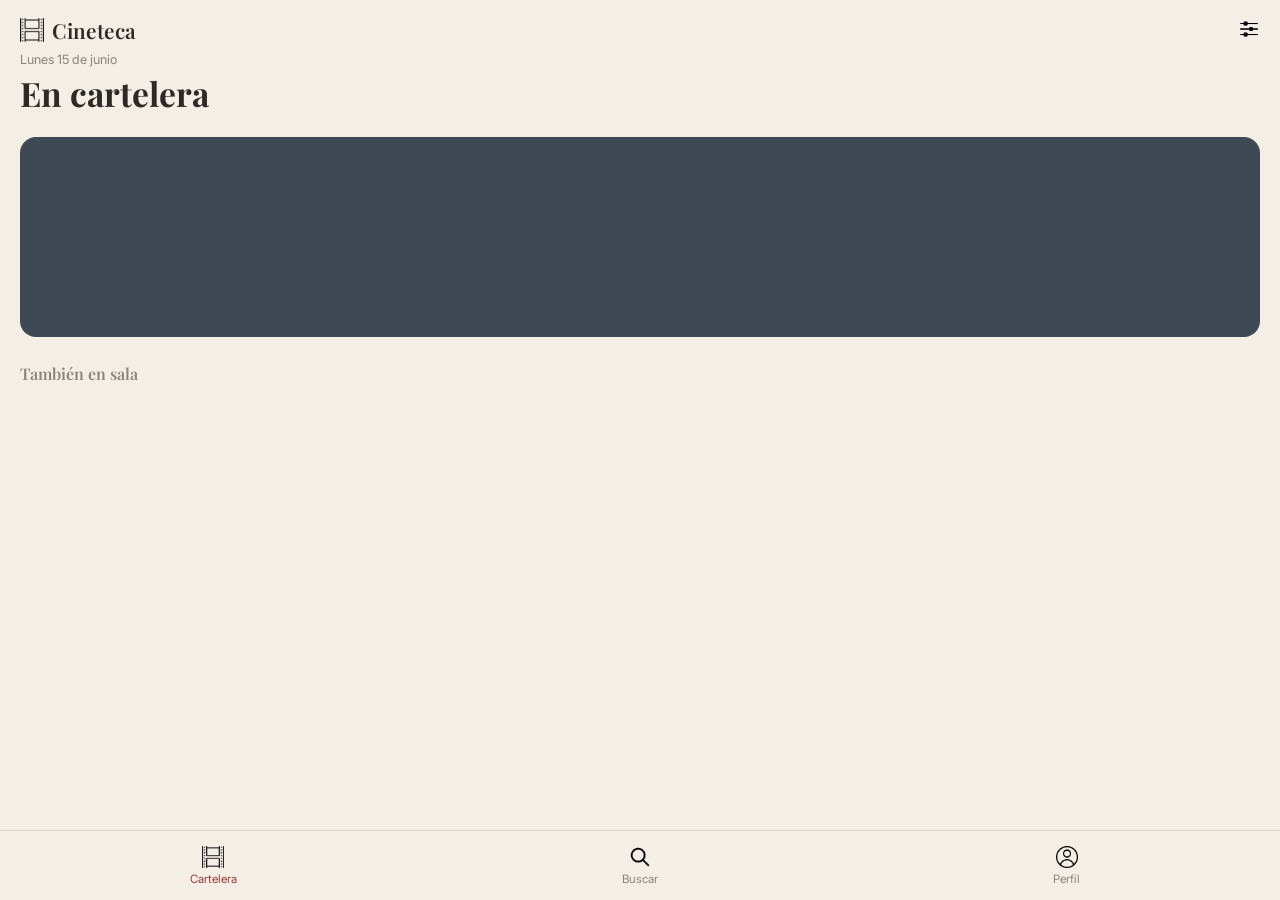
<file: frontend/index.html>
<!DOCTYPE html>
<html lang="es">
<head>
  <meta charset="UTF-8">
  <meta name="viewport" content="width=device-width, initial-scale=1.0">
  <title>Cineteca | Cartelera</title>
  <link rel="stylesheet" href="css/styles.css">
</head>
<body>

  <header class="encabezado">
    <div class="marca">
      <img src="/frontend/img/iconos/Cine_icono.png" alt="Cineteca" width="24">
      <span class="marca_nombre">Cineteca</span>
    </div>
    <button class="boton_filtro" type="button">
      <img src="/frontend/img/iconos/filtrar.png" alt="Filtrar" width="22">
    </button>
  </header>

  <main class="principal">
    <p class="fecha">Lunes 15 de junio</p>
    <h1 class="titulo_pagina">En cartelera</h1>

    <!-- Película destacada (se llena desde el servidor) -->
    <a href="detalle.html?id=1" class="destacada" id="destacada"></a>

    <section class="tambien">
      <h2 class="titulo_seccion">También en sala</h2>

      <div class="grilla">
      </div>
    </section>
  </main>

  <nav class="barra_inferior">
    <a href="index.html" class="opcion opcion_activa">
      <img src="/frontend/img/iconos/Cine_icono.png" alt="" width="22">
      <span>Cartelera</span>
    </a>
    <a href="#" class="opcion">
      <img src="/frontend/img/iconos/buscar.png" alt="" width="22">
      <span>Buscar</span>
    </a>
    <a href="#" class="opcion">
      <img src="/frontend/img/iconos/perfil.png" alt="" width="22">
      <span>Perfil</span>
    </a>
  </nav>
<script src="js/app.js"></script>
</body>
</html>
</file>
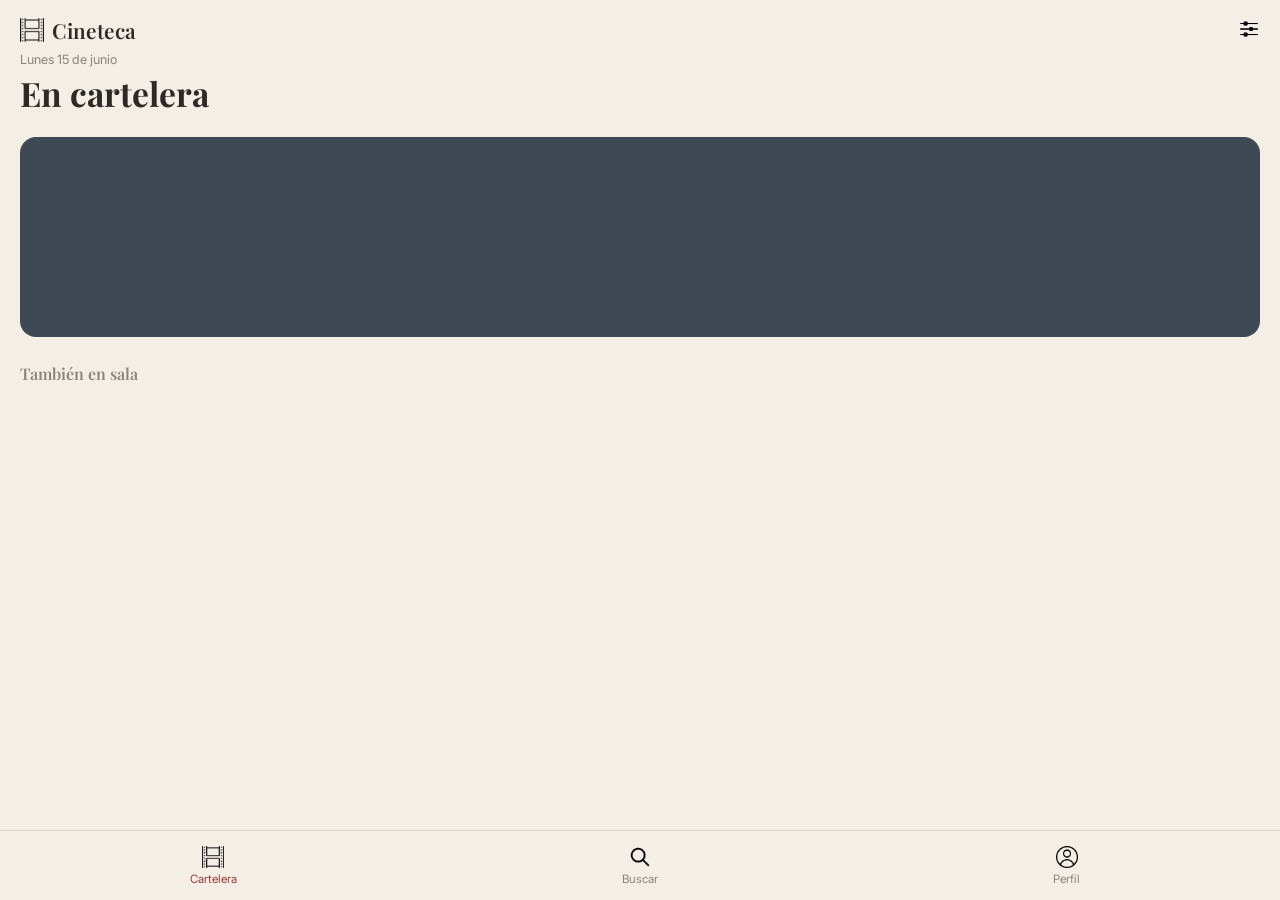
<file: frontend/confirmacion.html>
<!DOCTYPE html>
<html lang="es">
<head>
  <meta charset="UTF-8">
  <meta name="viewport" content="width=device-width, initial-scale=1.0">
  <title>Cineteca | Confirmación</title>
  <link rel="stylesheet" href="css/styles.css">
</head>
<body>

  <div class="confirmacion">
    <div class="check">✓</div>
    <h1 class="gracias" id="gracias">¡Gracias por tu compra!</h1>
    <p class="sub_gracias">Tu entrada está confirmada</p>

    <div class="ticket">
      <div class="ticket_titulo" id="t_pelicula">—</div>
      <div class="linea_pedido"><span>Función</span><span id="t_funcion">—</span></div>
      <div class="linea_pedido"><span>Asientos</span><span id="t_asientos">—</span></div>
      <div class="linea_pedido linea_total"><span>Total</span><span id="t_total">—</span></div>
    </div>

    <a href="index.html" class="boton_continuar">Volver al inicio</a>
  </div>

  <script src="js/confirmacion.js"></script>
</body>
</html>
</file>
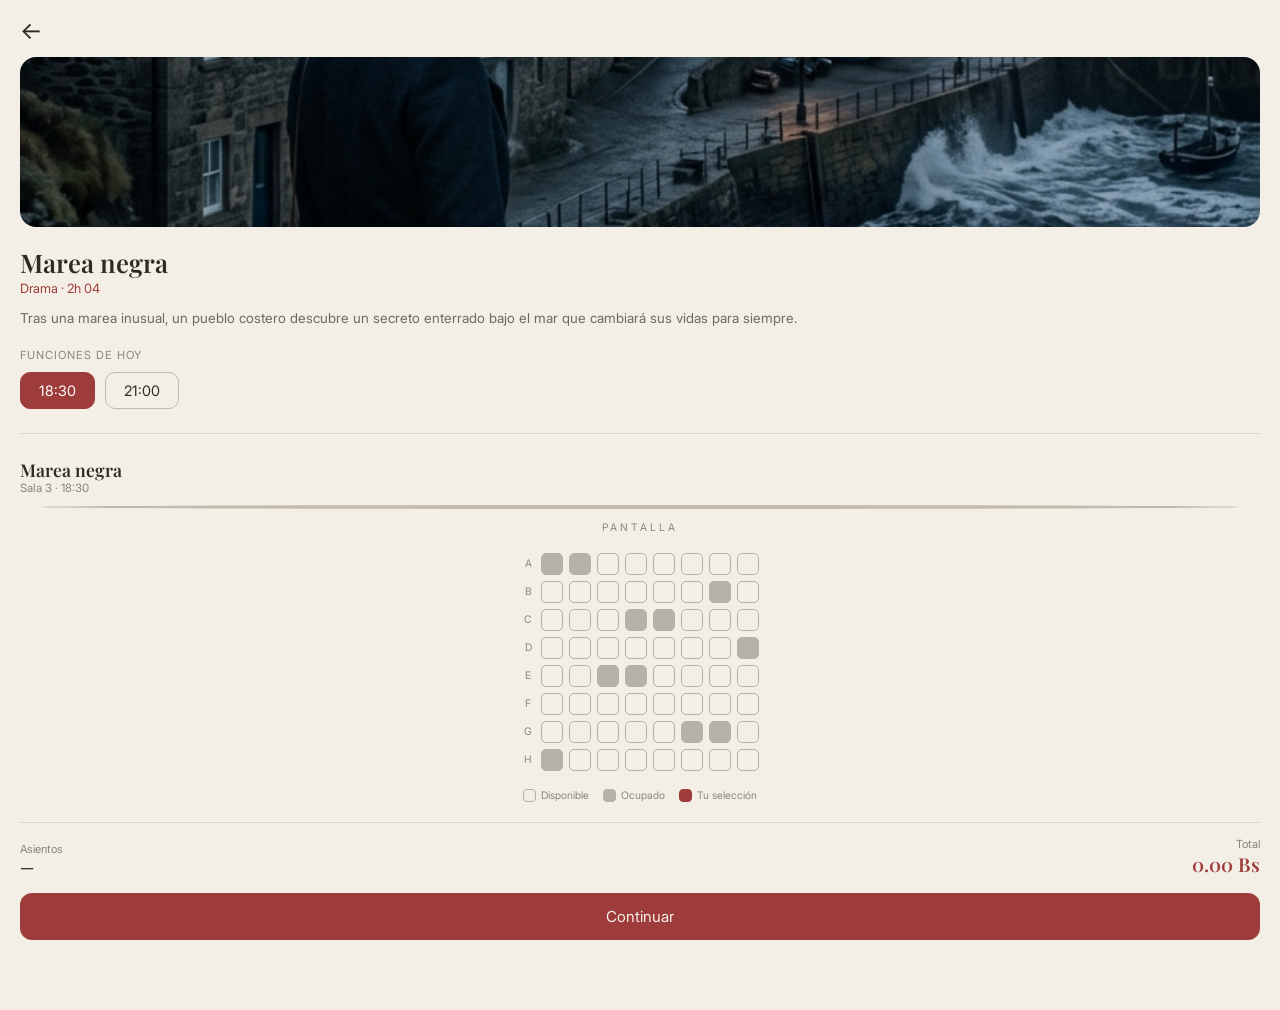
<file: frontend/detalle.html>
<!DOCTYPE html>
<html lang="es">
<head>
  <meta charset="UTF-8">
  <meta name="viewport" content="width=device-width, initial-scale=1.0">
  <title>Cineteca | Detalle</title>
  <link rel="stylesheet" href="css/styles.css">
</head>
<body>

  <div class="barra_volver">
    <a href="index.html" class="flecha">←</a>
  </div>

  <img src="/frontend/img/Marea_Negra_Portada.png" alt="Marea negra" class="poster_detalle">

  <div class="bloque">
    <h1 class="titulo_detalle">Marea negra</h1>
    <p class="meta_detalle">Drama · 2h 04</p>
    <p class="sinopsis">
      Tras una marea inusual, un pueblo costero descubre un secreto enterrado
      bajo el mar que cambiará sus vidas para siempre.
    </p>

    <p class="etiqueta_funciones">Funciones de hoy</p>
    <div class="chips">
      <a href="#" class="chip chip_activo">18:30</a>
      <a href="#" class="chip">21:00</a>
    </div>
  </div>

  <div class="division"></div>

  <div class="encabezado_sala">
    <h2 class="titulo_sala">Marea negra</h2>
    <p class="sub_sala">Sala 3 · 18:30</p>
  </div>

  <div class="pantalla">
    <div class="pantalla_linea"></div>
    <span class="pantalla_texto">PANTALLA</span>
  </div>

  <div class="sala">

    <div class="fila">
      <span class="fila_letra">A</span>
      <span class="asiento ocupado"></span>
      <span class="asiento ocupado"></span>
      <span class="asiento"></span>
      <span class="asiento"></span>
      <span class="asiento"></span>
      <span class="asiento"></span>
      <span class="asiento"></span>
      <span class="asiento"></span>
    </div>

    <div class="fila">
      <span class="fila_letra">B</span>
      <span class="asiento"></span>
      <span class="asiento"></span>
      <span class="asiento"></span>
      <span class="asiento"></span>
      <span class="asiento"></span>
      <span class="asiento"></span>
      <span class="asiento ocupado"></span>
      <span class="asiento"></span>
    </div>

    <div class="fila">
      <span class="fila_letra">C</span>
      <span class="asiento"></span>
      <span class="asiento"></span>
      <span class="asiento"></span>
      <span class="asiento ocupado"></span>
      <span class="asiento ocupado"></span>
      <span class="asiento"></span>
      <span class="asiento"></span>
      <span class="asiento"></span>
    </div>

    <div class="fila">
      <span class="fila_letra">D</span>
      <span class="asiento"></span>
      <span class="asiento"></span>
      <span class="asiento"></span>
      <span class="asiento"></span>
      <span class="asiento"></span>
      <span class="asiento"></span>
      <span class="asiento"></span>
      <span class="asiento ocupado"></span>
    </div>

    <div class="fila">
      <span class="fila_letra">E</span>
      <span class="asiento"></span>
      <span class="asiento"></span>
      <span class="asiento ocupado"></span>
      <span class="asiento ocupado"></span>
      <span class="asiento"></span>
      <span class="asiento"></span>
      <span class="asiento"></span>
      <span class="asiento"></span>
    </div>

    <div class="fila">
      <span class="fila_letra">F</span>
      <span class="asiento"></span>
      <span class="asiento"></span>
      <span class="asiento"></span>
      <span class="asiento"></span>
      <span class="asiento"></span>
      <span class="asiento"></span>
      <span class="asiento"></span>
      <span class="asiento"></span>
    </div>

    <div class="fila">
      <span class="fila_letra">G</span>
      <span class="asiento"></span>
      <span class="asiento"></span>
      <span class="asiento"></span>
      <span class="asiento"></span>
      <span class="asiento"></span>
      <span class="asiento ocupado"></span>
      <span class="asiento ocupado"></span>
      <span class="asiento"></span>
    </div>

    <div class="fila">
      <span class="fila_letra">H</span>
      <span class="asiento ocupado"></span>
      <span class="asiento"></span>
      <span class="asiento"></span>
      <span class="asiento"></span>
      <span class="asiento"></span>
      <span class="asiento"></span>
      <span class="asiento"></span>
      <span class="asiento"></span>
    </div>

  </div>

  <div class="leyenda">
    <span class="leyenda_item"><span class="cuadro"></span>Disponible</span>
    <span class="leyenda_item"><span class="cuadro ocupado"></span>Ocupado</span>
    <span class="leyenda_item"><span class="cuadro elegido"></span>Tu selección</span>
  </div>

  <div class="bloque">
    <div class="resumen">
      <div>
        <p class="resumen_label">Asientos</p>
        <p class="resumen_valor">F4, F5</p>
      </div>
      <div style="text-align: right;">
        <p class="resumen_label">Total</p>
        <p class="resumen_total">20.00 Bs</p>
      </div>
    </div>

    <a href="#" class="boton_continuar">Continuar</a>
  </div>
<script src="js/detalle.js"></script>
</body>
</html>
</file>
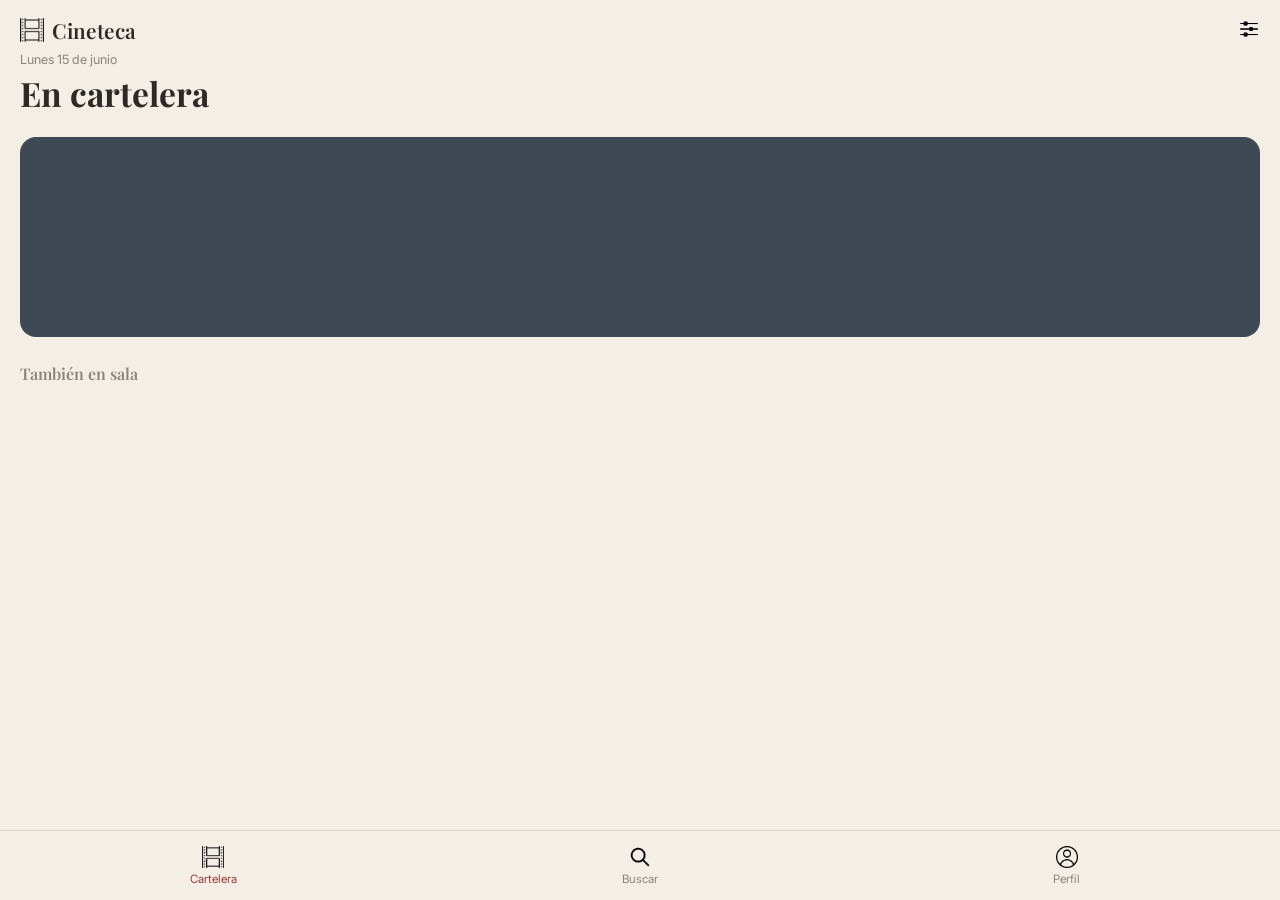
<file: frontend/formulario.html>
<!DOCTYPE html>
<html lang="es">
<head>
  <meta charset="UTF-8">
  <meta name="viewport" content="width=device-width, initial-scale=1.0">
  <title>Cineteca | Compra</title>
  <link rel="stylesheet" href="css/styles.css">
</head>
<body>

  <div class="barra_volver">
    <a href="detalle.html" class="flecha">←</a>
  </div>

  <div class="bloque">
    <h1 class="titulo_detalle">Tu compra</h1>

    <div class="resumen_pedido">
      <div class="linea_pedido"><span>Película</span><span id="r_pelicula">—</span></div>
      <div class="linea_pedido"><span>Función</span><span id="r_funcion">—</span></div>
      <div class="linea_pedido"><span>Asientos</span><span id="r_asientos">—</span></div>
      <div class="linea_pedido linea_total"><span>Total</span><span id="r_total">—</span></div>
    </div>

    <p class="etiqueta_funciones">Tus datos</p>

    <form id="form_compra" class="form_compra">
      <input type="text" id="nombre" class="campo" placeholder="Nombre completo" required>
      <input type="email" id="correo" class="campo" placeholder="Correo electrónico" required>
      <input type="tel" id="telefono" class="campo" placeholder="Teléfono (opcional)">
      <button type="submit" class="boton_continuar">Finalizar compra</button>
    </form>
  </div>

  <script src="js/formulario.js"></script>
</body>
</html>
</file>
<file: frontend/css/styles.css>
@font-face {
  font-family: 'Playfair Display';
  src: url('../fonts/PlayfairDisplay-SemiBold.ttf') format('truetype');
  font-weight: 600;
}

@font-face {
  font-family: 'Playfair Display';
  src: url('../fonts/PlayfairDisplay-Bold.ttf') format('truetype');
  font-weight: 700;
}

@font-face {
  font-family: 'Inter';
  src: url('../fonts/Inter_24pt-Regular.ttf') format('truetype');
  font-weight: 400;
}

* {
  margin: 0;
  padding: 0;
  box-sizing: border-box;
}

body {
  font-family: 'Inter', sans-serif;
  background-color: #F4EFE6;
  color: #2D2A26;
  padding-bottom: 70px;
}

a {
  text-decoration: none;
  color: inherit;
}

.encabezado {
  display: flex;
  align-items: center;
  justify-content: space-between;
  padding: 16px 20px 8px;
}

.marca {
  display: flex;
  align-items: center;
  gap: 8px;
}

.marca_nombre {
  font-family: 'Playfair Display', serif;
  font-size: 1.3rem;
  font-weight: 600;
}

.boton_filtro {
  background: none;
  border: none;
  color: #2D2A26;
  cursor: pointer;
}

.principal {
  padding: 0 20px;
}

.fecha {
  font-size: 0.8rem;
  color: #8A857C;
  margin-bottom: 4px;
}

.titulo_pagina {
  font-family: 'Playfair Display', serif;
  font-size: 2.1rem;
  font-weight: 700;
  margin-bottom: 22px;
}

.destacada {
  display: flex;
  flex-direction: column;
  justify-content: flex-end;
  min-height: 200px;
  padding: 18px;
  border-radius: 16px;
  margin-bottom: 26px;
  color: #fff;
  background-color: #3E4953;
  background-size: cover;
  background-position: center;
}

.destacada_etiqueta {
  align-self: flex-start;
  background-color: #9E3B3B;
  font-size: 0.7rem;
  padding: 4px 12px;
  border-radius: 20px;
  margin-bottom: 10px;
}

.destacada_titulo {
  font-family: 'Playfair Display', serif;
  font-size: 1.7rem;
  font-weight: 600;
}

.destacada_datos {
  font-size: 0.8rem;
  margin-top: 4px;
}

.titulo_seccion {
  font-family: 'Playfair Display', serif;
  font-size: 1rem;
  font-weight: 600;
  color: #8A857C;
  margin-bottom: 16px;
}

.grilla {
  display: grid;
  grid-template-columns: repeat(2, 1fr);
  gap: 18px;
}

.tarjeta_poster {
  width: 100%;
  aspect-ratio: 3 / 4;
  background-color: #5C7488;
  border-radius: 16px;
  margin-bottom: 8px;
  object-fit: cover;
}

.tarjeta_titulo {
  font-family: 'Playfair Display', serif;
  font-size: 1.05rem;
  font-weight: 600;
}

.tarjeta_datos {
  font-size: 0.78rem;
  color: #9E3B3B;
  margin-top: 2px;
}

.barra_inferior {
  position: fixed;
  bottom: 0;
  left: 0;
  right: 0;
  height: 70px;
  display: flex;
  background-color: #F4EFE6;
  border-top: 1px solid #DCD5C8;
}

.opcion {
  flex: 1;
  display: flex;
  flex-direction: column;
  align-items: center;
  justify-content: center;
  gap: 4px;
  font-size: 0.72rem;
  color: #8A857C;
}

.opcion_activa {
  color: #9E3B3B;
}

.barra_volver {
  padding: 16px 20px 4px;
}

.flecha {
  font-size: 1.5rem;
  color: #2D2A26;
}

.poster_detalle {
  width: calc(100% - 40px);
  height: 170px;
  background-color: #3E4953;
  border-radius: 16px;
  margin: 8px 20px 14px;
  object-fit: cover;
}

.bloque {
  padding: 0 20px;
}

.titulo_detalle {
  font-family: 'Playfair Display', serif;
  font-size: 1.6rem;
  font-weight: 600;
}

.meta_detalle {
  font-size: 0.8rem;
  color: #9E3B3B;
  margin: 2px 0 12px;
}

.sinopsis {
  font-size: 0.85rem;
  color: #6E6A60;
  line-height: 1.6;
  margin-bottom: 18px;
}

.etiqueta_funciones {
  font-size: 0.7rem;
  letter-spacing: 1px;
  text-transform: uppercase;
  color: #8A857C;
  margin-bottom: 10px;
}

.chips {
  display: flex;
  gap: 10px;
}

.chip {
  padding: 9px 18px;
  border-radius: 10px;
  border: 1px solid #C2BBAD;
  color: #2D2A26;
  font-size: 0.9rem;
}

.chip_activo {
  background-color: #9E3B3B;
  color: #fff;
  border-color: #9E3B3B;
}

.division {
  height: 1px;
  background-color: #DCD5C8;
  margin: 24px 20px;
}

.encabezado_sala {
  padding: 0 20px;
}

.titulo_sala {
  font-family: 'Playfair Display', serif;
  font-size: 1.1rem;
  font-weight: 600;
}

.sub_sala {
  font-size: 0.72rem;
  color: #8A857C;
}

.pantalla {
  text-align: center;
  margin: 10px 0 18px;
}

.pantalla_linea {
  height: 4px;
  background-color: #C2BBAD;
  border-radius: 50%;
  margin: 0 40px 6px;
}

.pantalla_texto {
  font-size: 0.65rem;
  letter-spacing: 3px;
  color: #8A857C;
}

.sala {
  margin-bottom: 18px;
}

.fila {
  display: flex;
  align-items: center;
  justify-content: center;
  gap: 6px;
  margin-bottom: 6px;
}

.fila_letra {
  width: 14px;
  font-size: 0.65rem;
  color: #8A857C;
  text-align: center;
}

.asiento {
  width: 22px;
  height: 22px;
  border-radius: 5px;
  border: 1px solid #B7AE9F;
  background-color: transparent;
}

.asiento.ocupado {
  background-color: #B4B2A9;
  border-color: #B4B2A9;
}

.asiento.elegido {
  background-color: #9E3B3B;
  border-color: #9E3B3B;
}

.leyenda {
  display: flex;
  justify-content: center;
  gap: 14px;
  font-size: 0.65rem;
  color: #8A857C;
  margin-bottom: 20px;
}

.leyenda_item {
  display: flex;
  align-items: center;
  gap: 5px;
}

.cuadro {
  width: 13px;
  height: 13px;
  border-radius: 4px;
  border: 1px solid #B7AE9F;
}

.cuadro.ocupado {
  background-color: #B4B2A9;
  border-color: #B4B2A9;
}

.cuadro.elegido {
  background-color: #9E3B3B;
  border-color: #9E3B3B;
}

.resumen {
  display: flex;
  justify-content: space-between;
  align-items: flex-end;
  border-top: 1px solid #DCD5C8;
  padding-top: 14px;
}

.resumen_label {
  font-size: 0.7rem;
  color: #8A857C;
}

.resumen_valor {
  font-family: 'Playfair Display', serif;
  font-size: 1rem;
  color: #2D2A26;
}

.resumen_total {
  font-family: 'Playfair Display', serif;
  font-size: 1.2rem;
  font-weight: 600;
  color: #9E3B3B;
}

.boton_continuar {
  display: block;
  text-align: center;
  background-color: #9E3B3B;
  color: #F4EFE6;
  padding: 14px;
  border-radius: 12px;
  font-size: 0.95rem;
  margin-top: 16px;
}
/* ===== Formulario de compra ===== */
.resumen_pedido {
  background-color: #FBF8F2;
  border: 1px solid #DCD5C8;
  border-radius: 14px;
  padding: 14px;
  margin-bottom: 22px;
}

.linea_pedido {
  display: flex;
  justify-content: space-between;
  font-size: 0.85rem;
  margin-bottom: 8px;
  color: #2D2A26;
}

.linea_pedido span:first-child {
  color: #8A857C;
}

.linea_total {
  border-top: 1px solid #DCD5C8;
  padding-top: 10px;
  margin-top: 4px;
  margin-bottom: 0;
}

.linea_total span:last-child {
  font-family: 'Playfair Display', serif;
  font-size: 1.1rem;
  font-weight: 600;
  color: #9E3B3B;
}

.form_compra {
  display: flex;
  flex-direction: column;
  gap: 12px;
}

.campo {
  background-color: #FBF8F2;
  border: 1px solid #DCD5C8;
  border-radius: 10px;
  padding: 12px;
  font-size: 0.9rem;
  font-family: 'Inter', sans-serif;
  color: #2D2A26;
}

.campo:focus {
  outline: 2px solid #9E3B3B;
  border-color: #9E3B3B;
}
/* ===== Confirmación / Ticket ===== */
.confirmacion {
  padding: 40px 20px;
  text-align: center;
}

.check {
  width: 64px;
  height: 64px;
  border-radius: 50%;
  background-color: #9E3B3B;
  color: #fff;
  font-size: 2rem;
  display: flex;
  align-items: center;
  justify-content: center;
  margin: 0 auto 20px;
}

.gracias {
  font-family: 'Playfair Display', serif;
  font-size: 1.5rem;
  font-weight: 600;
  margin-bottom: 6px;
}

.sub_gracias {
  font-size: 0.85rem;
  color: #8A857C;
  margin-bottom: 28px;
}

.ticket {
  background-color: #FBF8F2;
  border: 1px solid #DCD5C8;
  border-radius: 14px;
  padding: 18px;
  text-align: left;
  margin-bottom: 28px;
}

.ticket_titulo {
  font-family: 'Playfair Display', serif;
  font-size: 1.2rem;
  font-weight: 600;
  margin-bottom: 14px;
  text-align: center;
}
</file>
